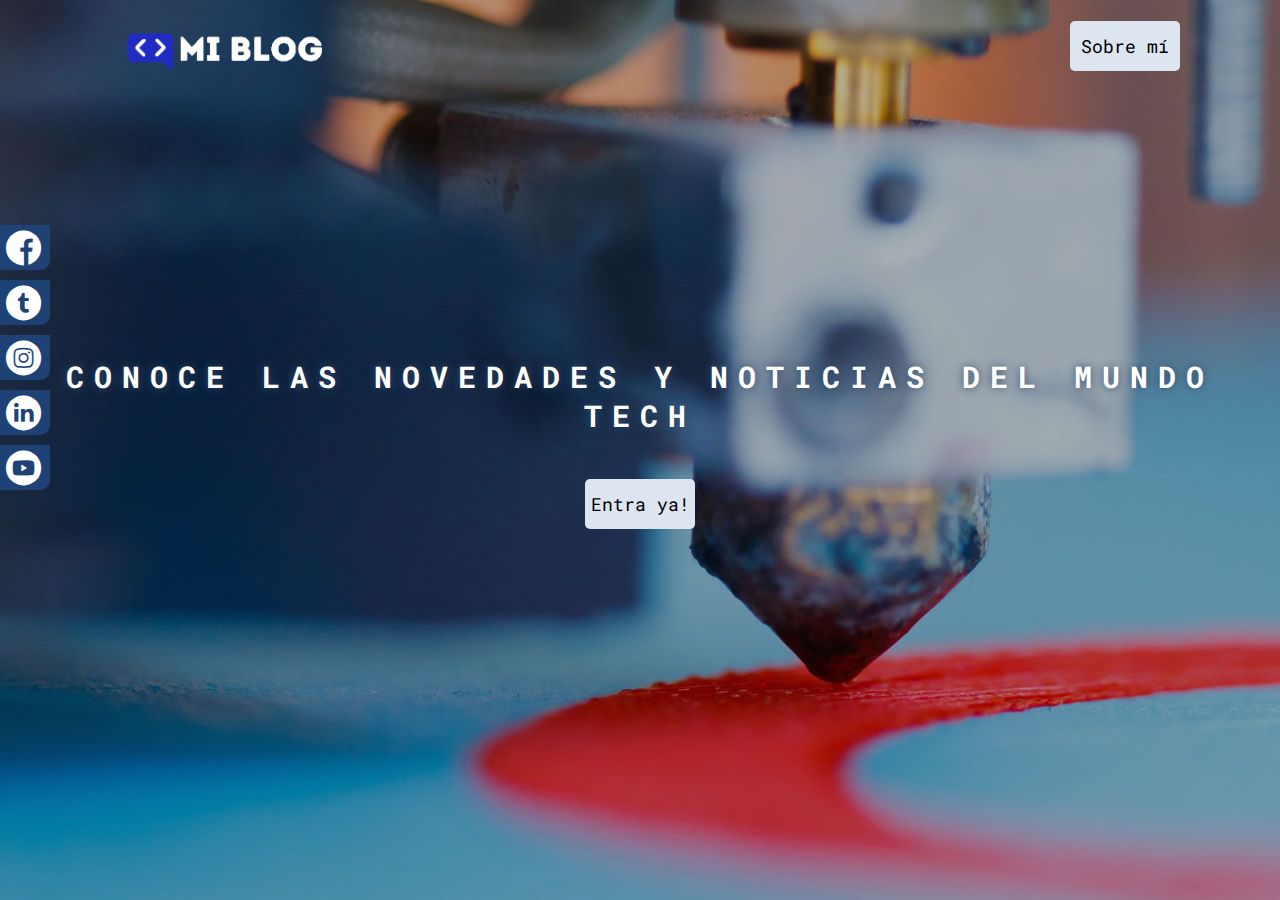
<file: Index.html>
<!DOCTYPE html>
<html lang="en">
    <head>
        <meta charset="UTF-8"/> 
        <meta name="robots" content="index,follow"/> 
        <meta name="viewport" content="width=device-width, initial-scale=1.0"/>  
        <link rel="stylesheet" href="./css/main.css"/>
        <link rel="stylesheet" href="./css/media-queries.css" />
        <link rel="stylesheet" href="./css/font/flaticon.css"/>
        <title>Mi Blog</title>
        <meta name="description" content="Esta página es..."/> 
        <link rel="shortcut icon" href="https://th.bing.com/th/id/OIP.D_Gq-DjfGnfHAgcbXrLu3wHaHa?pid=ImgDet&rs=1">
    </head>
    
    <body  class="home-body">
        <header>
            <nav>
                <section class="nav-logo-container">
                    <a href="./Index.html"><img src="assets/img/Logo-negro.png" alt="Logo del blog"></a>
                </section>
                <section class="profile-link">
                    <a class="profile-home link" href="./perfil.html">Sobre mí</a>
                </section>
            </nav>
        </header>
        <section class="icons-container">
            <div class="icons">
                <a class="icons-item" href="https://www.facebook.com/Argal-3D-104756468703314/"><span class="flaticon-001-facebook"></span></a>
                <a class="icons-item" href="https://twitter.com/"><span class="flaticon-002-twitter"></span></a>
                <a class="icons-item" href="https://www.instagram.com/"><span class="flaticon-011-instagram"></span></a>
                <a class="icons-item" href="https://mx.linkedin.com/"><span class="flaticon-010-linkedin"></span></a>
                <a class="icons-item" href="https://www.youtube.com/?gl=MX"><span class="flaticon-008-youtube"></span></a>
            </div>
        </section>
        <main class="home-main">
            <section>
                    <h1 class="home-main-title">Conoce las novedades y noticias del mundo tech</h1>
                    <a class="home-main-button" href="./blogs.html">Entra ya!</a>
            </section>

                
        </main>
        
    </body>

</html>
</file>
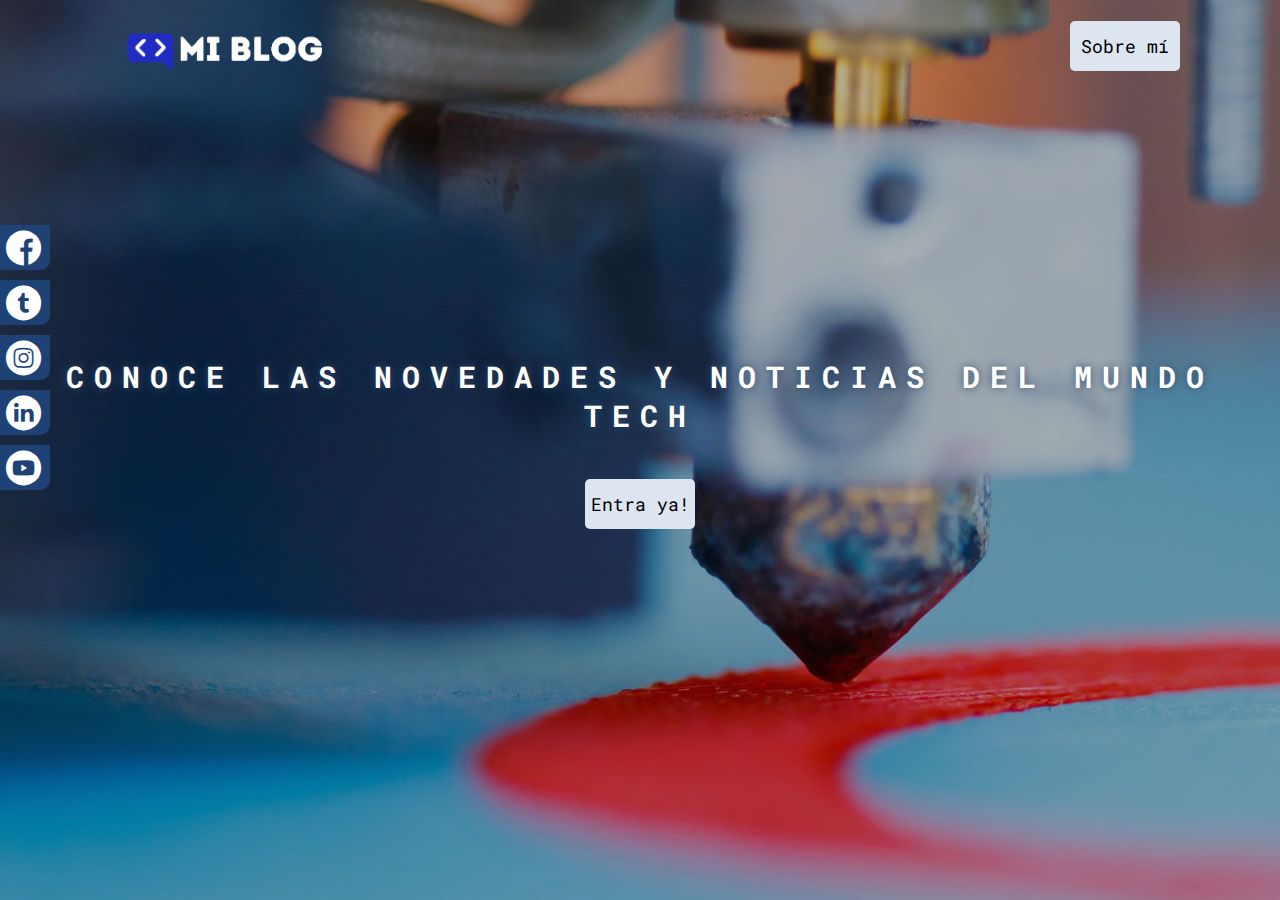
<file: index.html>
<!DOCTYPE html>
<html lang="en">
    <head>
        <meta charset="UTF-8"/> 
        <meta name="robots" content="index,follow"/> 
        <meta name="viewport" content="width=device-width, initial-scale=1.0"/>  
        <link rel="stylesheet" href="./css/main.css"/>
        <link rel="stylesheet" href="./css/media-queries.css" />
        <link rel="stylesheet" href="./css/font/flaticon.css"/>
        <title>Mi Blog</title>
        <meta name="description" content="Esta página es..."/> 
        <link rel="shortcut icon" href="https://th.bing.com/th/id/OIP.D_Gq-DjfGnfHAgcbXrLu3wHaHa?pid=ImgDet&rs=1">
    </head>
    
    <body  class="home-body">
        <header>
            <nav>
                <section class="nav-logo-container">
                    <a href="./index.html"><img src="assets/img/Logo-negro.png" alt="Logo del blog"></a>
                </section>
                <section class="profile-link">
                    <a class="profile-home link" href="./perfil.html">Sobre mí</a>
                </section>
            </nav>
        </header>
        <section class="icons-container">
            <div class="icons">
                <a class="icons-item" href="https://www.facebook.com/Argal-3D-104756468703314/"><span class="flaticon-001-facebook"></span></a>
                <a class="icons-item" href="https://twitter.com/"><span class="flaticon-002-twitter"></span></a>
                <a class="icons-item" href="https://www.instagram.com/"><span class="flaticon-011-instagram"></span></a>
                <a class="icons-item" href="https://mx.linkedin.com/"><span class="flaticon-010-linkedin"></span></a>
                <a class="icons-item" href="https://www.youtube.com/?gl=MX"><span class="flaticon-008-youtube"></span></a>
            </div>
        </section>
        <main class="home-main">
            <section>
                    <h1 class="home-main-title">Conoce las novedades y noticias del mundo tech</h1>
                    <a class="home-main-button" href="./blogs.html">Entra ya!</a>
            </section>

                
        </main>
        
    </body>

</html>
</file>
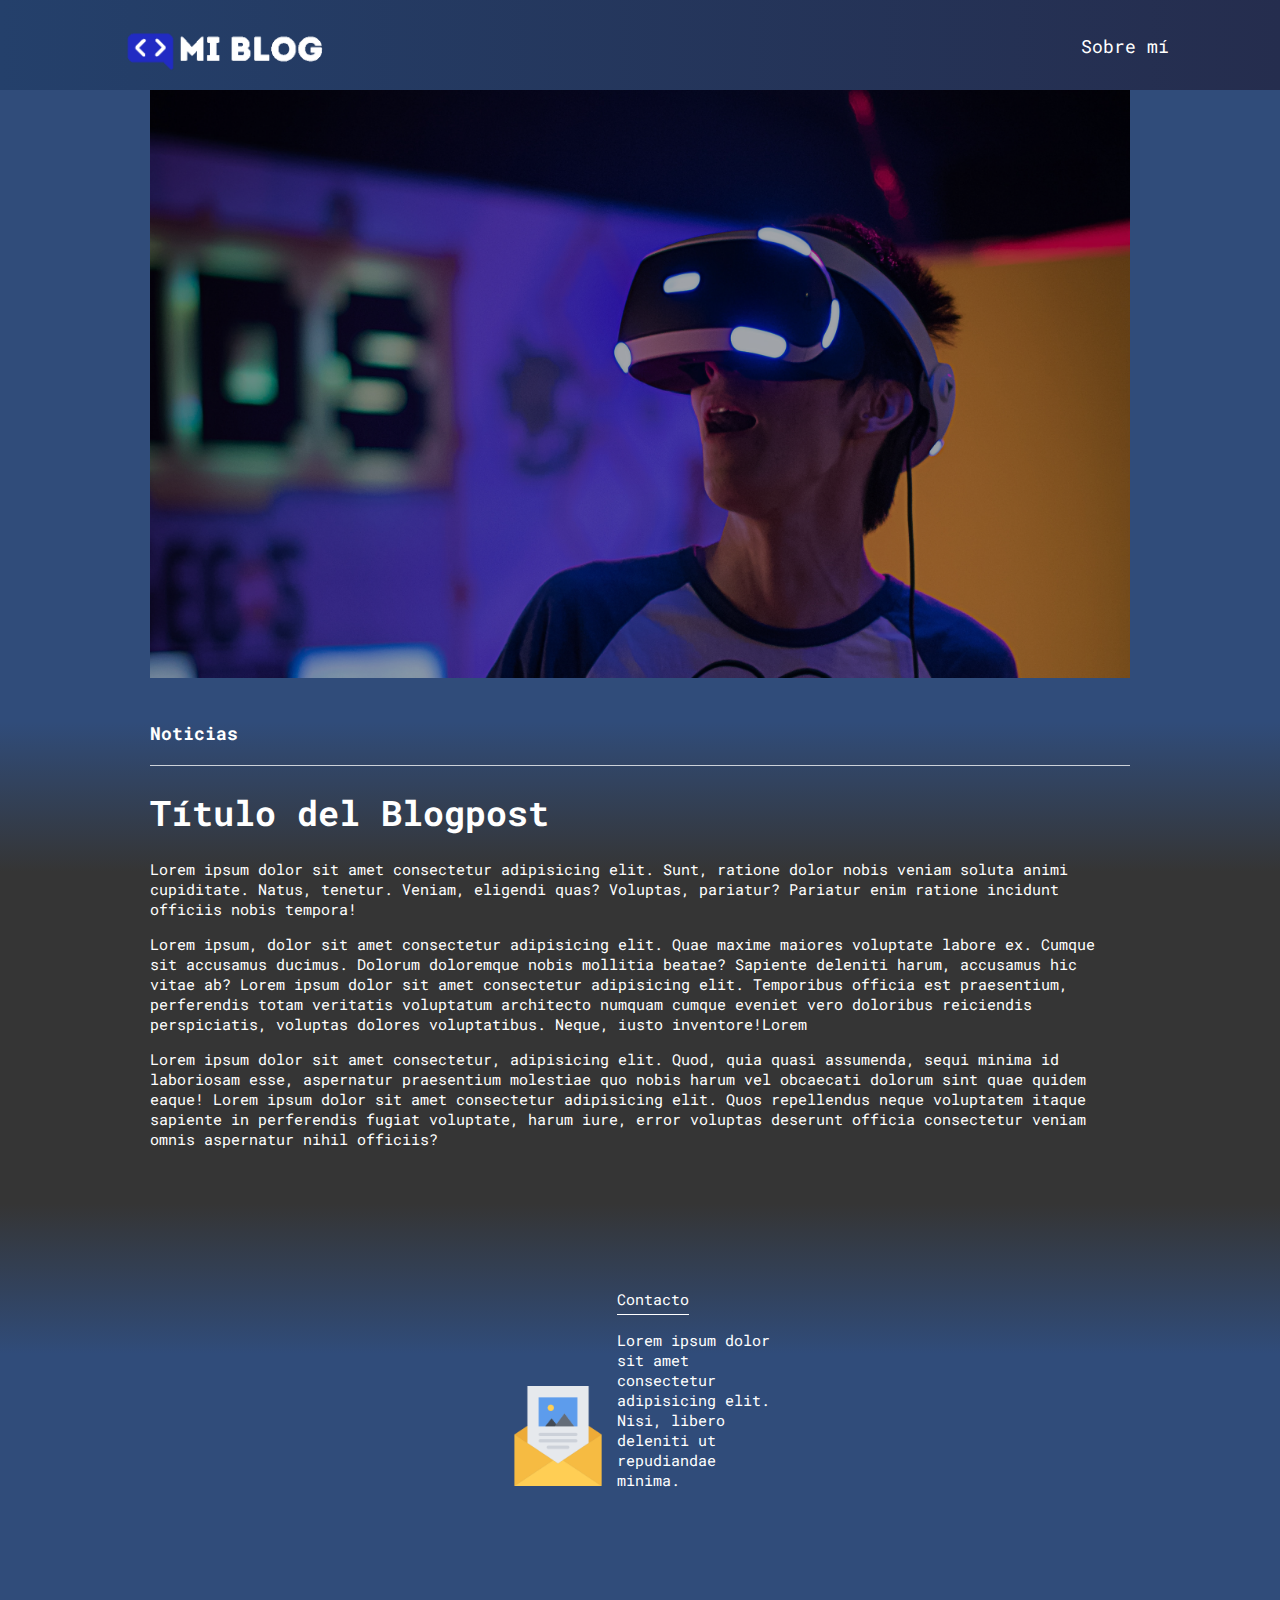
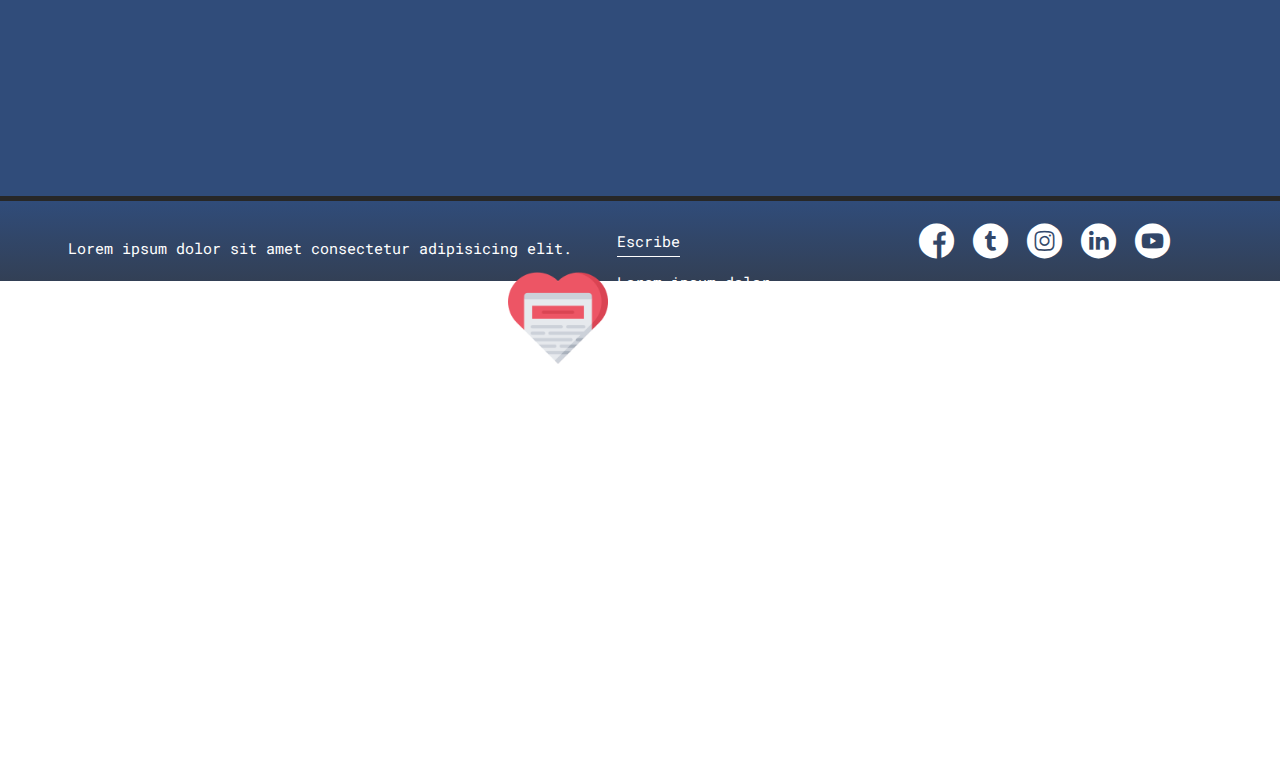
<file: blog.html>
<!DOCTYPE html>
<html lang="en">
    <head>
        <meta charset="UTF-8"/> 
        <meta name="robots" content="index,follow"/> 
        <meta name="viewport" content="width=device-width, initial-scale=1.0"/>  
        <link rel="stylesheet" href="./css/main.css"/>
        <link rel="stylesheet" href="./css/media-queries.css" />
        <link rel="stylesheet" href="./css/font/flaticon.css"/>
        <title>Blog Principal</title>
        <link rel="shortcut icon" href="https://th.bing.com/th/id/OIP.D_Gq-DjfGnfHAgcbXrLu3wHaHa?pid=ImgDet&rs=1">
    </head>
    
    <body>
        <header>
            <nav class="nav-bar">
                <section class="nav-logo-container">
                    <a href="./index.html"><img src="assets/img/Logo-negro.png" alt="Logo del blog"></a>
                </section>
                <section class="profile-link">
                    <a class="profile-blog link" href="./perfil.html">Sobre mí</a>
                </section>
            </nav>
        </header>

        <main class="blogs-main">
        <section class="grid-container blogpost-img-container">
            <img src="assets/img/post-1.png" alt="">
        </section>
        <section class="blogpost-main-container">
            <div class="grid-container">
                <h3>Noticias</h3>
                <article>
                    <h1>Título del Blogpost</h1>
                    <p>Lorem ipsum dolor sit amet consectetur adipisicing elit. Sunt, ratione dolor nobis veniam soluta animi cupiditate. Natus, tenetur. Veniam, eligendi quas? Voluptas, pariatur? Pariatur enim ratione incidunt officiis nobis tempora!</p>
                    <p>Lorem ipsum, dolor sit amet consectetur adipisicing elit. Quae maxime maiores voluptate labore ex. Cumque sit accusamus ducimus. Dolorum doloremque nobis mollitia beatae? Sapiente deleniti harum, accusamus hic vitae ab? Lorem ipsum dolor sit amet consectetur adipisicing elit. Temporibus officia est praesentium, perferendis totam veritatis voluptatum architecto numquam cumque eveniet vero doloribus reiciendis perspiciatis, voluptas dolores voluptatibus. Neque, iusto inventore!Lorem</p>
                    <p>Lorem ipsum dolor sit amet consectetur, adipisicing elit. Quod, quia quasi assumenda, sequi minima id laboriosam esse, aspernatur praesentium molestiae quo nobis harum vel obcaecati dolorum sint quae quidem eaque! Lorem ipsum dolor sit amet consectetur adipisicing elit. Quos repellendus neque voluptatem itaque sapiente in perferendis fugiat voluptate, harum iure, error voluptas deserunt officia consectetur veniam omnis aspernatur nihil officiis?</p>
                </article>
            </div>
        </section>
        <section class="contact-main-container">
            <div class="grid-container">
                <div >
                    <img src="assets/img/013-newsletter.png" alt="">
                    <div class="contact-left">
                        <a href="/">Contacto</a>
                        <p>Lorem ipsum dolor sit amet consectetur adipisicing elit. Nisi, libero deleniti ut repudiandae minima.</p>
                    </div>
                </div>
                <div>
                    <img src="assets/img/006-like.png" alt="">
                    <div class="contact-right">
                        <a href="/">Escribe</a>
                        <p>Lorem ipsum dolor sit amet consectetur adipisicing elit. Perspiciatis.</p>
                    </div>
                </div>
            </div>
        </section>
    </main>

        <footer class="fot-blog">
            <p>Lorem ipsum dolor sit amet consectetur adipisicing elit.</p>
            <section class="icons-footer-container">
                <div class="icons-footer">
                    <a class="icons-footer-item" href="https://www.facebook.com/Argal-3D-104756468703314/"><span class="flaticon-001-facebook"></span></a>
                    <a class="icons-footer-item" href="https://twitter.com/"><span class="flaticon-002-twitter"></span></a>
                    <a class="icons-footer-item" href="https://www.instagram.com/"><span class="flaticon-011-instagram"></span></a>
                    <a class="icons-footer-item" href="https://mx.linkedin.com/"><span class="flaticon-010-linkedin"></span></a>
                    <a class="icons-footer-item" href="https://www.youtube.com/?gl=MX"><span class="flaticon-008-youtube"></span></a>
                </div>
            </section>
        </footer>
    </body>
</html>
</file>
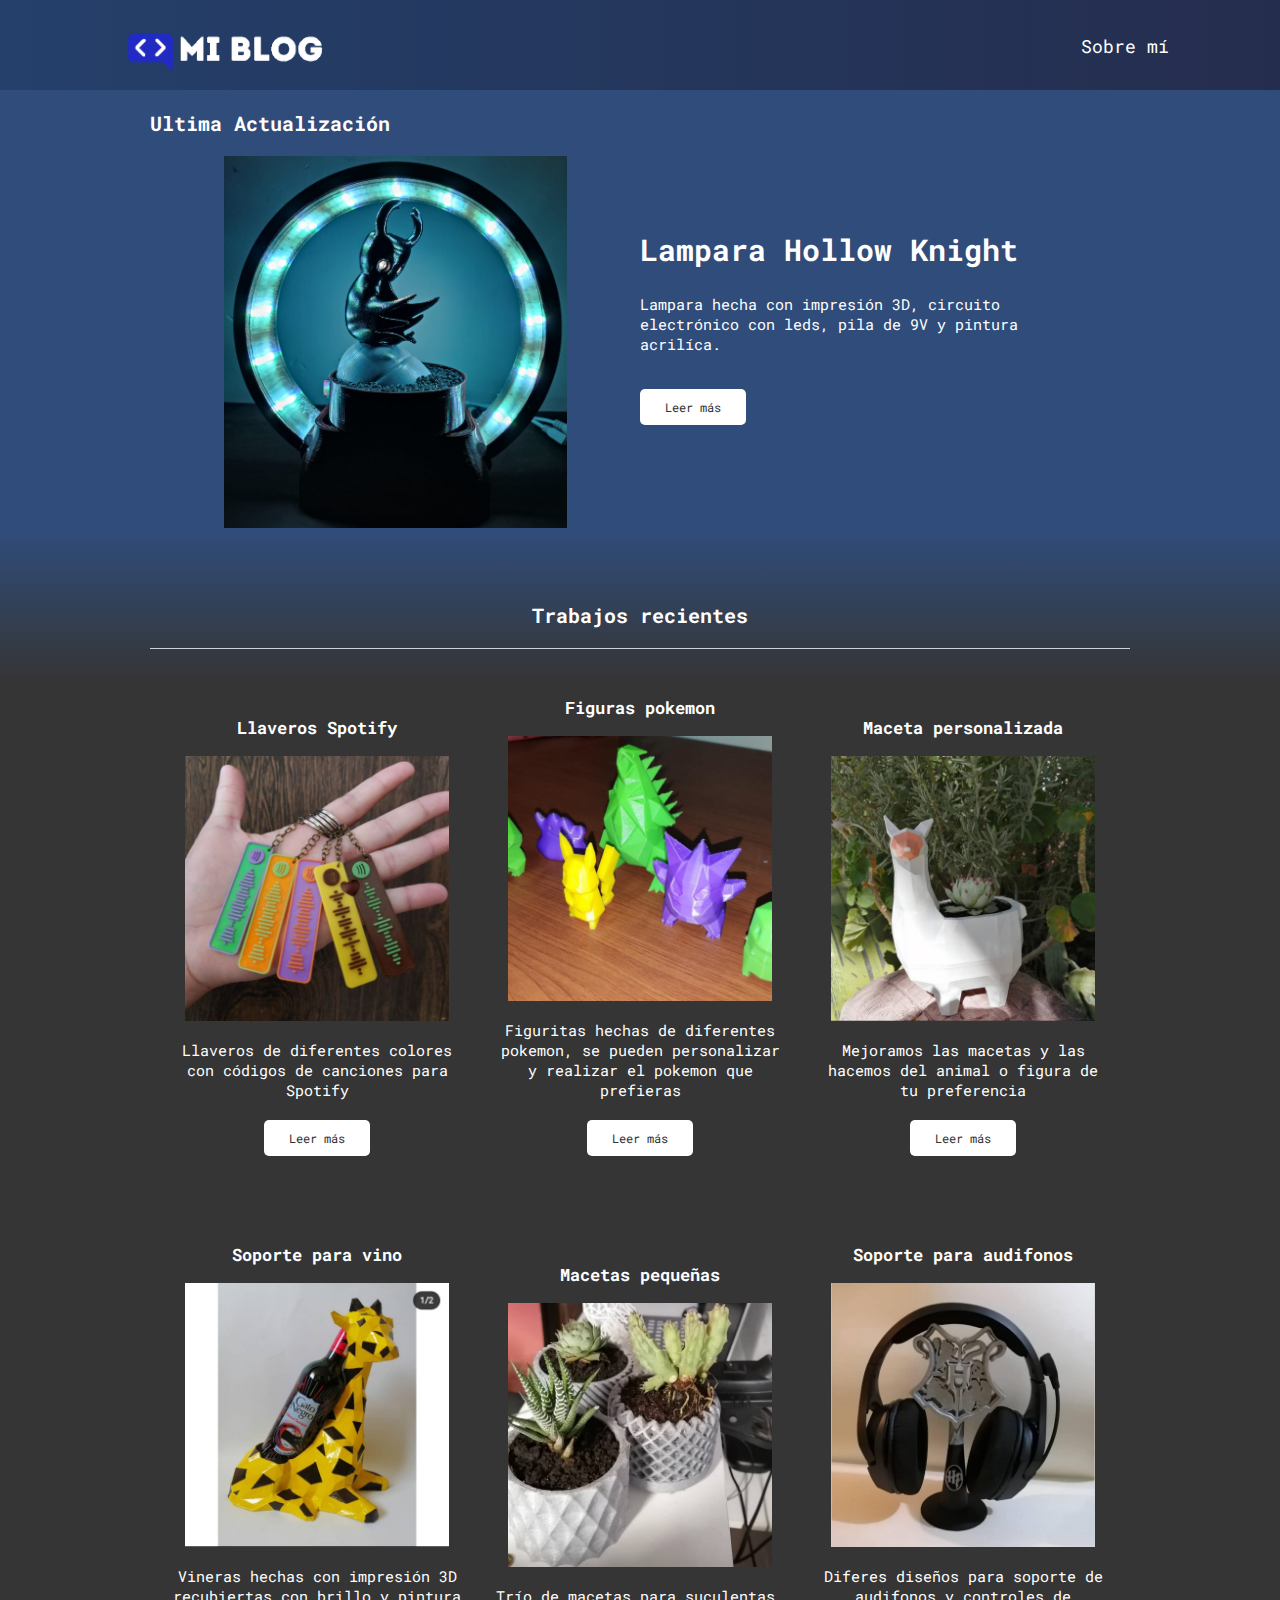
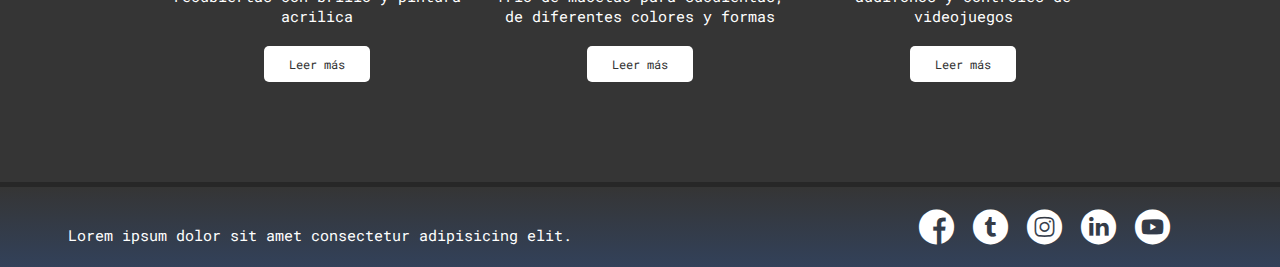
<file: blogs.html>
<!DOCTYPE html>
<html lang="en">
    <head>
        <meta charset="UTF-8"/> 
        <meta name="robots" content="index,follow"/> 
        <meta name="viewport" content="width=device-width, initial-scale=1.0"/>  
        <link rel="stylesheet" href="./css/main.css"/>
        <link rel="stylesheet" href="./css/media-queries.css" />
        <link rel="stylesheet" href="./css/font/flaticon.css"/>
        <title>Spots Blog</title>
        <link rel="shortcut icon" href="https://th.bing.com/th/id/OIP.D_Gq-DjfGnfHAgcbXrLu3wHaHa?pid=ImgDet&rs=1">
    </head>
    
    <body>
        <header>
            <nav class="nav-bar">
                <section class="nav-logo-container">
                    <a href="./index.html"><img src="assets/img/Logo-negro.png" alt="Logo del blog"></a>
                </section>
                <section class="profile-link">
                    <a class="profile-blog link" href="./perfil.html">Sobre mí</a>
                </section>
            </nav>
        </header>
        <main class="blogs-main">
            <section class="blogs-news-container">
                <div class="grid-container blogs-main-news">
                    <h3>Ultima Actualización</h3>
                    <div class="blogs-news-img-container"><img src="./assets/img/hollowknigt.jpeg" alt="Ultimo proyecto realizado"></div>
                    <div class="blogs-news-info-container">
                        <h2> Lampara Hollow Knight</h2>
                        <p> Lampara hecha con impresión 3D, circuito electrónico con leds, pila de 9V y pintura acrilíca. </p>
                        <a class="blogs-button" href="./blog.html">Leer más</a>
                    </div>
                </div>
            </section>
            <section class="blogs-posts-container">
                <div class="grid-container">
                    <h3 class="title-blogspots">Trabajos recientes</h3>
                    <article class="posts-container">
                        <div>
                            <h3>Llaveros Spotify</h3>
                            <img src="./assets/img/llaveros.jpeg" alt="Llaveros de código spotify">
                            <br>
                            <p>Llaveros de diferentes colores con códigos de canciones para Spotify</p>
                            <a class="blogs-button" href="./blog.html">Leer más</a>
                        </div>
                    </article>
                    <article class="posts-container">
                        <h3>Figuras pokemon</h3>
                        <img src="./assets/img/Pokemons.jpeg" alt="Figuritas pequeñas de diferents pokemons">
                        <p>Figuritas hechas de diferentes pokemon, se pueden personalizar y realizar el pokemon que prefieras</p>
                        <a class="blogs-button" href="./blog.html">Leer más</a>
                    </article>
                    <article class="posts-container"> 
                        <h3>Maceta personalizada</h3>
                        <img src="./assets/img/maceta.jpeg" alt="Maceta de una llama">
                        <p>Mejoramos las macetas y las hacemos del animal o figura de tu preferencia</p>
                        <a class="blogs-button" href="./blog.html">Leer más</a>
                    </article>
                    <article class="posts-container">
                        <h3>Soporte para vino</h3>
                        <img src="./assets/img/vinp.jpeg" alt="Soporte para vino de una jirafa">
                        <p>Vineras hechas con impresión 3D recubiertas con brillo y pintura acrilica</p>
                        <a class="blogs-button" href="./blog.html">Leer más</a>
                    </article>
                    <article class="posts-container">
                        <h3>Macetas pequeñas</h3>
                        <img src="./assets/img/macetas.jpeg" alt="Macetas pequeñas">
                        <p>Trío de macetas para suculentas, de diferentes colores y formas</p>
                        <a class="blogs-button" href="./blog.html">Leer más</a>
                    </article>
                    <article class="posts-container">
                        <h3>Soporte para audifonos</h3>
                        <img src="./assets/img/soporte.jpeg" alt="Soporte para aufifonos">
                        <p>Diferes diseños para soporte de audifonos y controles de videojuegos</p>
                        <a class="blogs-button" href="./blog.html">Leer más</a>
                    </article>
                </div>
            </section>
        </main>
        <footer>
            <p>Lorem ipsum dolor sit amet consectetur adipisicing elit.</p>
            <section class="icons-footer-container">
                <div class="icons-footer">
                    <a class="icons-footer-item" href="https://www.facebook.com/Argal-3D-104756468703314/"><span class="flaticon-001-facebook"></span></a>
                    <a class="icons-footer-item" href="https://twitter.com/"><span class="flaticon-002-twitter"></span></a>
                    <a class="icons-footer-item" href="https://www.instagram.com/"><span class="flaticon-011-instagram"></span></a>
                    <a class="icons-footer-item" href="https://mx.linkedin.com/"><span class="flaticon-010-linkedin"></span></a>
                    <a class="icons-footer-item" href="https://www.youtube.com/?gl=MX"><span class="flaticon-008-youtube"></span></a>
                </div>
            </section>
        </footer>
    </body>
</html>
</file>
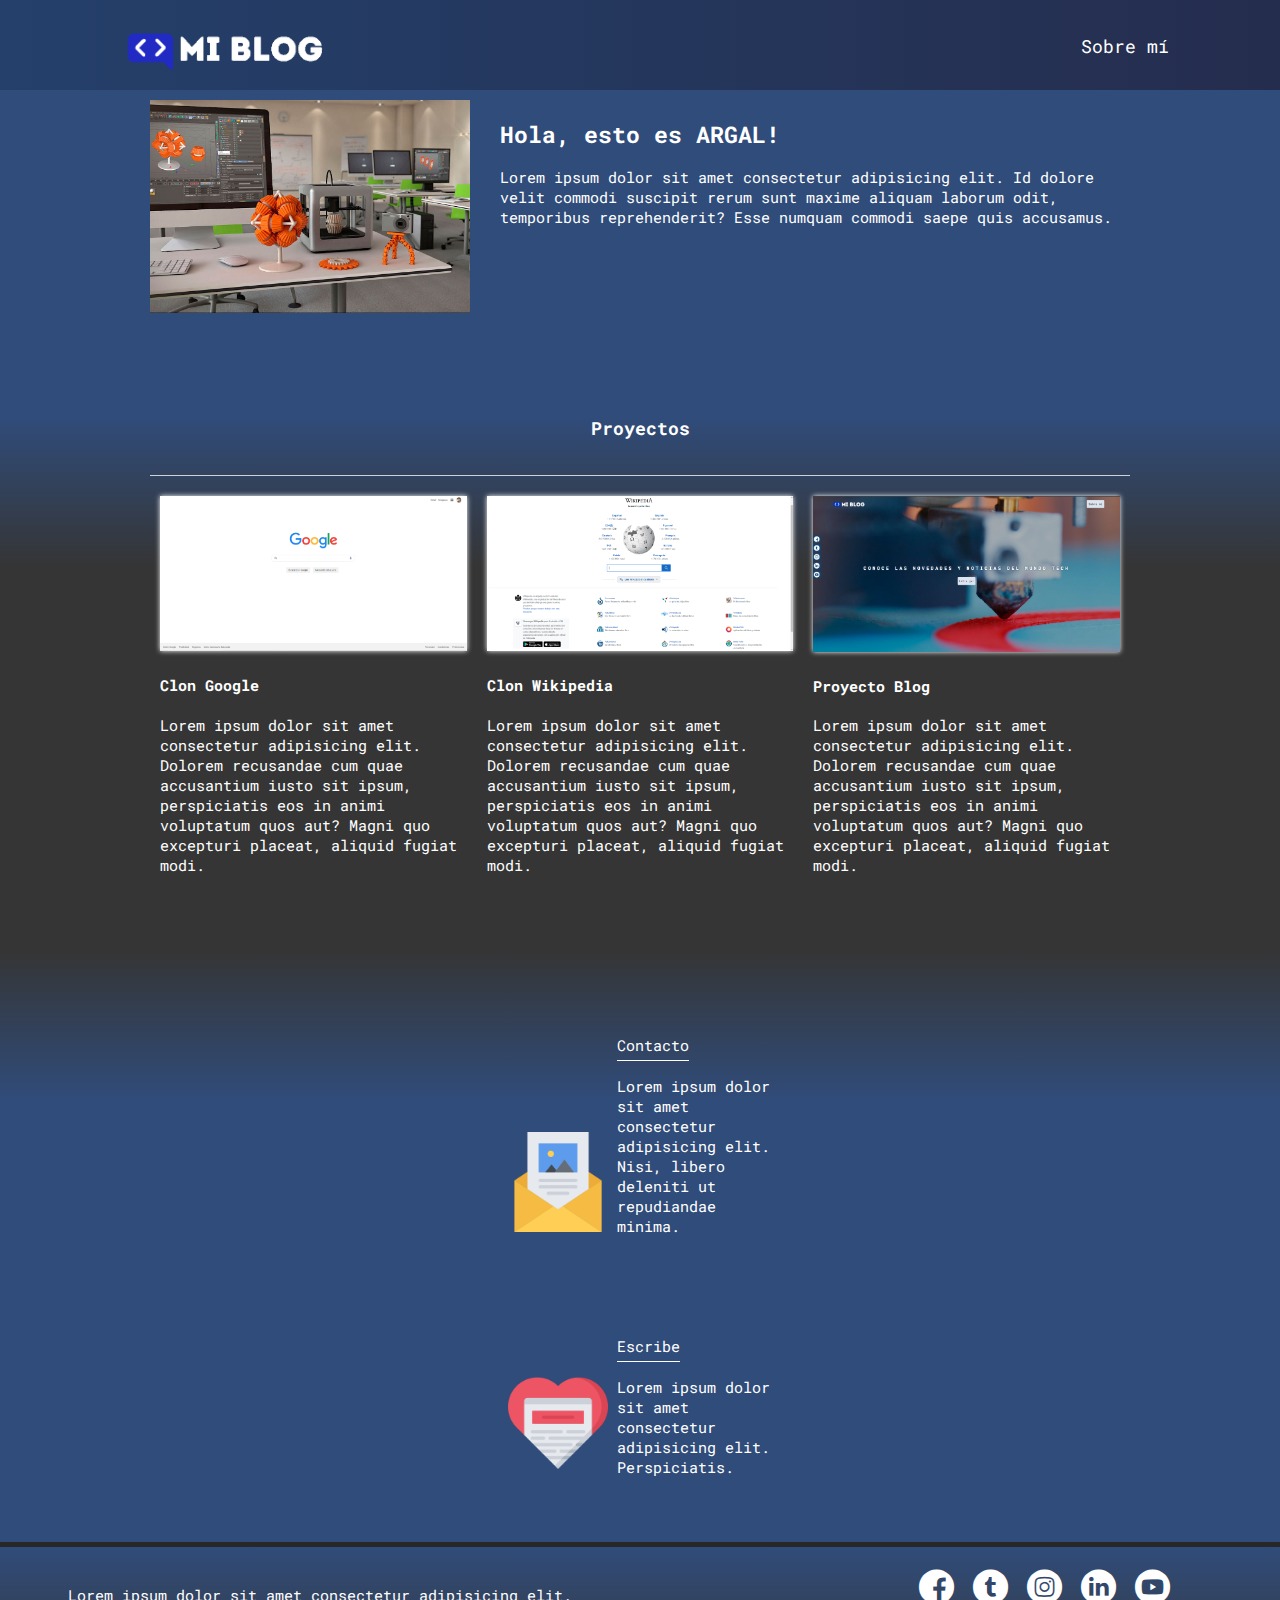
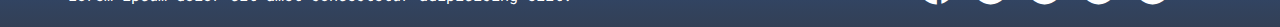
<file: perfil.html>
<!DOCTYPE html>
<html lang="en">
    <head>
        <meta charset="UTF-8"/> 
        <meta name="robots" content="index,follow"/> 
        <meta name="viewport" content="width=device-width, initial-scale=1.0"/>  
        <link rel="stylesheet" href="./css/main.css"/>
        <link rel="stylesheet" href="./css/media-queries.css" />
        <link rel="stylesheet" href="./css/font/flaticon.css"/>
        <title>Perfil Blog</title>
        <link rel="shortcut icon" href="https://th.bing.com/th/id/OIP.D_Gq-DjfGnfHAgcbXrLu3wHaHa?pid=ImgDet&rs=1">
    </head>
    
    <body>
        <header>
            <nav class="nav-bar">
                <section class="nav-logo-container">
                    <a href="./index.html"><img src="assets/img/Logo-negro.png" alt="Logo del blog"></a>
                </section>
                <section class="profile-link">
                    <a class="profile-blog link" href="./perfil.html">Sobre mí</a>
                </section>
            </nav>
        </header>

        <main>
            <section class="profile-main-container">
                <div class="grid-container profile-container">
                    <div>
                        <img src="./assets/img/3dinfopico.jpg" alt="">
                    </div>
                    <div>
                        <h2>Hola, esto es ARGAL!</h2>
                        <p>Lorem ipsum dolor sit amet consectetur adipisicing elit. Id dolore velit commodi suscipit rerum sunt maxime aliquam laborum odit, temporibus reprehenderit? Esse numquam commodi saepe quis accusamus.</p>
                    </div>
                </div>
            </section>
            <section class="profile-main-proyects">
                <div class="grid-container">
                    <h3>Proyectos</h3>
                    <div class="proyects-main-container">
                        <article class="proyect-container">
                            <img src="./assets/img/gogleclon.png" alt="Proyecto Clon de Google">
                            <h4>Clon Google</h4>
                            <p>Lorem ipsum dolor sit amet consectetur adipisicing elit. Dolorem recusandae cum quae accusantium iusto sit ipsum, perspiciatis eos in animi voluptatum quos aut? Magni quo excepturi placeat, aliquid fugiat modi.</p>
                        </article>
                        <article class="proyect-container">
                            <img src="./assets/img/wikiclone.png" alt="Proyecto Clon Wikipedia">
                            <h4>Clon Wikipedia</h4>
                            <p>Lorem ipsum dolor sit amet consectetur adipisicing elit. Dolorem recusandae cum quae accusantium iusto sit ipsum, perspiciatis eos in animi voluptatum quos aut? Magni quo excepturi placeat, aliquid fugiat modi.</p>
                        </article>
                        <article class="proyect-container">
                            <img src="./assets/img/blogpers.png" alt="Proyecto Blog Personal">
                            <h4>Proyecto Blog</h4>
                            <p>Lorem ipsum dolor sit amet consectetur adipisicing elit. Dolorem recusandae cum quae accusantium iusto sit ipsum, perspiciatis eos in animi voluptatum quos aut? Magni quo excepturi placeat, aliquid fugiat modi.</p>
                        </article>
                    </div>
                </div>
            </section>
    
            <section class="contact-main-container">
                <div class="grid-container">
                    <div >
                        <img src="assets/img/013-newsletter.png" alt="">
                        <div class="contact-left">
                            <a href="/">Contacto</a>
                            <p>Lorem ipsum dolor sit amet consectetur adipisicing elit. Nisi, libero deleniti ut repudiandae minima.</p>
                        </div>
                    </div>
                    <div>
                        <img src="assets/img/006-like.png" alt="">
                        <div class="contact-right">
                            <a href="/">Escribe</a>
                            <p>Lorem ipsum dolor sit amet consectetur adipisicing elit. Perspiciatis.</p>
                        </div>
                    </div>
                </div>
            </section>
        </main>

        <footer class="fot-blog">
            <p>Lorem ipsum dolor sit amet consectetur adipisicing elit.</p>
            <section class="icons-footer-container">
                <div class="icons-footer">
                    <a class="icons-footer-item" href="https://www.facebook.com/Argal-3D-104756468703314/"><span class="flaticon-001-facebook"></span></a>
                    <a class="icons-footer-item" href="https://twitter.com/"><span class="flaticon-002-twitter"></span></a>
                    <a class="icons-footer-item" href="https://www.instagram.com/"><span class="flaticon-011-instagram"></span></a>
                    <a class="icons-footer-item" href="https://mx.linkedin.com/"><span class="flaticon-010-linkedin"></span></a>
                    <a class="icons-footer-item" href="https://www.youtube.com/?gl=MX"><span class="flaticon-008-youtube"></span></a>
                </div>
            </section>
        </footer>
    </body>
</html>
</file>
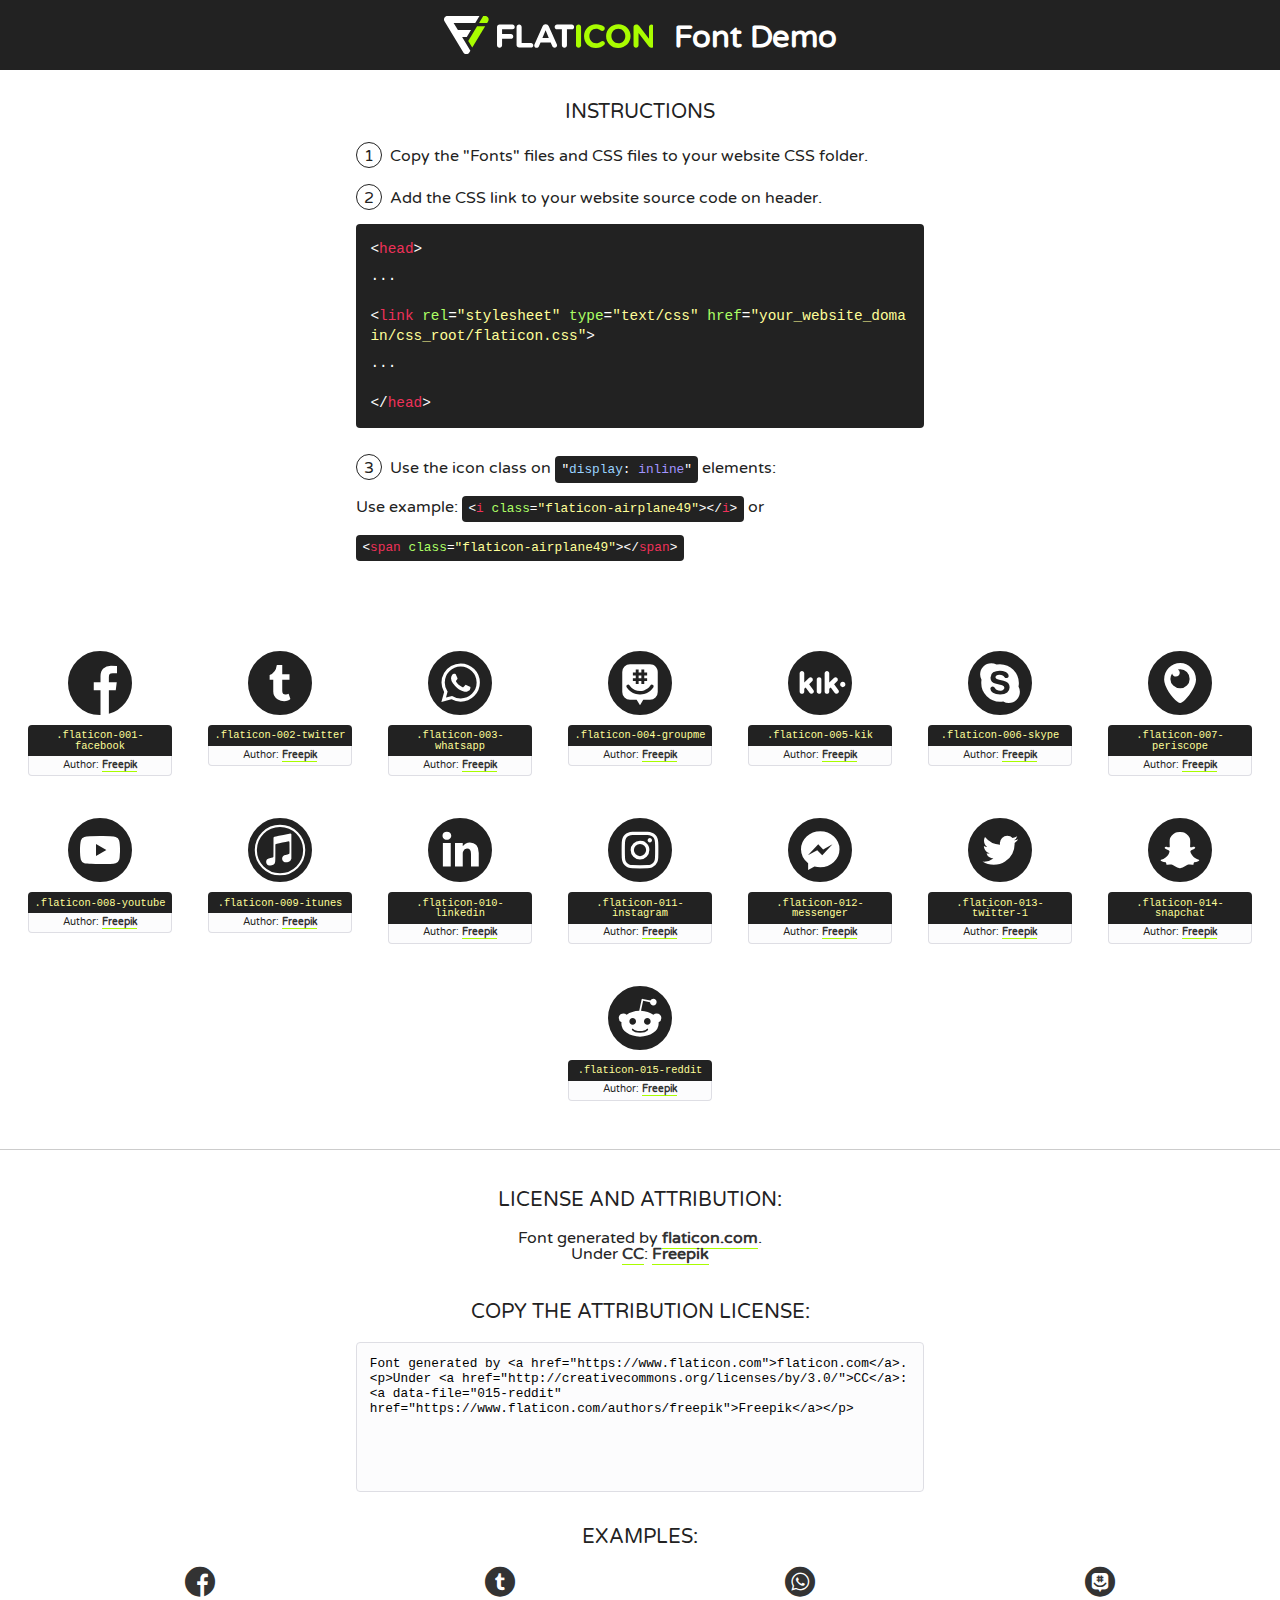
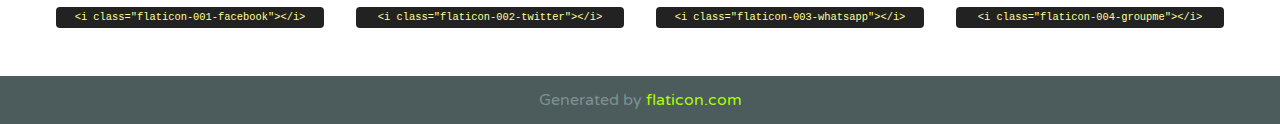
<file: css/font/flaticon.html>
<!DOCTYPE html>
<!--
  Flaticon icon font: Flaticon
  Creation date: 20/12/2018 09:27
-->
<html>
<!DOCTYPE html>
<html>

<head>
    <title>Flaticon WebFont</title>
    <link href="http://fonts.googleapis.com/css?family=Varela+Round" rel="stylesheet" type="text/css" />
    <link rel="stylesheet" type="text/css" href="flaticon.css">
    <meta charset="UTF-8">
    <style>
    html, body, div, span, applet, object, iframe,
    h1, h2, h3, h4, h5, h6, p, blockquote, pre,
    a, abbr, acronym, address, big, cite, code,
    del, dfn, em, img, ins, kbd, q, s, samp,
    small, strike, strong, sub, sup, tt, var,
    b, u, i, center,
    dl, dt, dd, ol, ul, li,
    fieldset, form, label, legend,
    table, caption, tbody, tfoot, thead, tr, th, td,
    article, aside, canvas, details, embed, 
    figure, figcaption, footer, header, hgroup, 
    menu, nav, output, ruby, section, summary,
    time, mark, audio, video {
        margin: 0;
        padding: 0;
        border: 0;
        font-size: 100%;
        font: inherit;
        vertical-align: baseline;
    }
    /* HTML5 display-role reset for older browsers */
    article, aside, details, figcaption, figure, 
    footer, header, hgroup, menu, nav, section {
        display: block;
    }
    body {
        line-height: 1;
    }
    ol, ul {
        list-style: none;
    }
    blockquote, q {
        quotes: none;
    }
    blockquote:before, blockquote:after,
    q:before, q:after {
        content: '';
        content: none;
    }
    table {
        border-collapse: collapse;
        border-spacing: 0;
    }
    body {
        font-family: 'Varela Round', Helvetica, Arial, sans-serif;
        font-size: 16px;
        color: #222;
    }
    a {
        color: #333;
        border-bottom: 1px solid #a9fd00;
        font-weight: bold;
        text-decoration: none;
    }
    * {
        -moz-box-sizing: border-box;
        -webkit-box-sizing: border-box;
        box-sizing: border-box;
        margin: 0;
        padding: 0;
    }
    [class^="flaticon-"]:before, [class*=" flaticon-"]:before, [class^="flaticon-"]:after, [class*=" flaticon-"]:after {
        font-family: Flaticon;
        font-size: 30px;
        font-style: normal;
        margin-left: 20px;
        color: #333;
    }
    .wrapper {
        max-width: 600px;
        margin: auto;
        padding: 0 1em;
    }
    .title {
        font-size: 1.25em;
        text-align: center;
        margin-bottom: 1em;
        text-transform: uppercase;
    }
    header {
        text-align: center;
        background-color: #222;
        color: #fff;
        padding: 1em;
    }
    header .logo {
        width: 210px;
        height: 38px;
        display: inline-block;
        vertical-align: middle;
        margin-right: 1em;
        border: none;
    }
    header strong {
        font-size: 1.95em;
        font-weight: bold;
        vertical-align: middle;
        margin-top: 5px;
        display: inline-block;
    }
    .demo {
        margin: 2em auto;
        line-height: 1.25em;
    }
    .demo ul li {
        margin-bottom: 1em;
    }
    .demo ul li .num {
        color: #222;
        border-radius: 20px;
        display: inline-block;
        width: 26px;
        padding: 3px;
        height: 26px;
        text-align: center;
        margin-right: 0.5em;
        border: 1px solid #222;
    }
    .demo ul li code {
        background-color: #222;
        border-radius: 4px;
        padding: 0.25em 0.5em;
        display: inline-block;
        color: #fff;
        font-family: Consolas,Monaco,Lucida Console,Liberation Mono,DejaVu Sans Mono,Bitstream Vera Sans Mono,Courier New, monospace;
        font-weight: lighter;
        margin-top: 1em;
        font-size: 0.8em;
        word-break: break-all;
    }
    .demo ul li code.big {
        padding: 1em;
        font-size: 0.9em;
    }
    .demo ul li code .red {
        color: #EF3159;
    }
    .demo ul li code .green {
        color: #ACFF65;
    }
    .demo ul li code .yellow {
        color: #FFFF99;
    }
    .demo ul li code .blue {
        color: #99D3FF;
    }
    .demo ul li code .purple {
        color: #A295FF;
    }
    .demo ul li code .dots {
        margin-top: 0.5em;
        display: block;
    }
    #glyphs {
        border-bottom: 1px solid #ccc;
        padding: 2em 0;
        text-align: center;
    }
    .glyph {
        display: inline-block;
        width: 9em;
        margin: 1em;
        text-align: center;
        vertical-align: top;
        background: #FFF;
    }
    .glyph .glyph-icon {
        padding: 10px;
        display: block;
        font-family:"Flaticon";
        font-size: 64px;
        line-height: 1;
    }
    .glyph .glyph-icon:before {
        font-size: 64px;
        color: #222;
        margin-left: 0;
    }
    .class-name {
        font-size: 0.65em;
        background-color: #222;
        color: #fff;
        border-radius: 4px 4px 0 0;
        padding: 0.5em;
        color: #FFFF99;
        font-family: Consolas,Monaco,Lucida Console,Liberation Mono,DejaVu Sans Mono,Bitstream Vera Sans Mono,Courier New, monospace;
    }
    .author-name {
        font-size: 0.6em;
        background-color: #fcfcfd;
        border: 1px solid #DEDEE4;
        border-top: 0;
        border-radius: 0 0 4px 4px;
        padding: 0.5em;
    }
    .class-name:last-child {
        font-size: 10px;
        color:#888;
    }
    .class-name:last-child a {
        font-size: 10px;
        color:#555;
    }
    .class-name:last-child a:hover {
        color:#a9fd00;
    }
    .glyph > input {
        display: block;
        width: 100px;
        margin: 5px auto;
        text-align: center;
        font-size: 12px;
        cursor: text;
    }
    .glyph > input.icon-input {
        font-family:"Flaticon";
        font-size: 16px;
        margin-bottom: 10px;
    }
    .attribution .title {
        margin-top: 2em;
    }
    .attribution textarea {
        background-color: #fcfcfd;
        padding: 1em;
        border: none;
        box-shadow: none;
        border: 1px solid #DEDEE4;
        border-radius: 4px;
        resize: none;
        width: 100%;
        height: 150px;
        font-size: 0.8em;
        font-family: Consolas,Monaco,Lucida Console,Liberation Mono,DejaVu Sans Mono,Bitstream Vera Sans Mono,Courier New, monospace;
        -webkit-appearance: none;
    }
    .iconsuse {
        margin: 2em auto;
        text-align: center;
        max-width: 1200px;
    }
    .iconsuse:after {
        content: '';
        display: table;
        clear: both;
    }
    .iconsuse .image {
        float: left;
        width: 25%;
        padding: 0 1em;
    }
    .iconsuse .image p {
        margin-bottom: 1em;
    }
    .iconsuse .image span {
        display: block;
        font-size: 0.65em;
        background-color: #222;
        color: #fff;
        border-radius: 4px;
        padding: 0.5em;
        color: #FFFF99;
        margin-top: 1em;
        font-family: Consolas,Monaco,Lucida Console,Liberation Mono,DejaVu Sans Mono,Bitstream Vera Sans Mono,Courier New, monospace;
    }
    #footer {
        text-align: center;
        background-color: #4C5B5C;
        color: #7c9192;
        padding: 1em;
    }
    #footer a {
        border: none;
        color: #a9fd00;
        font-weight: normal;
    }
    @media (max-width: 960px) {
        .iconsuse .image {
            width: 50%;
        }
    }
    @media (max-width: 560px) {
        .iconsuse .image {
            width: 100%;
        }
    }
    </style>
</head>

<body class="characters-off">

    <header>
        <a href="https://www.flaticon.com" target="_blank" class="logo">
            <svg version="1.1" xmlns="http://www.w3.org/2000/svg" xmlns:xlink="http://www.w3.org/1999/xlink" xmlns:a="http://ns.adobe.com/AdobeSVGViewerExtensions/3.0/" viewBox="0 0 560.875 102.036" enable-background="new 0 0 560.875 102.036" xml:space="preserve">
                <defs>
                </defs>
                <g>
                    <g class="letters">
                        <path fill="#ffffff" d="M141.596,29.675c0-3.777,2.985-6.767,6.764-6.767h34.438c3.426,0,6.15,2.728,6.15,6.15
                        c0,3.43-2.724,6.149-6.15,6.149h-27.674v13.091h23.719c3.429,0,6.151,2.724,6.151,6.15c0,3.43-2.723,6.149-6.151,6.149h-23.719
                        v17.574c0,3.773-2.986,6.761-6.764,6.761c-3.779,0-6.764-2.989-6.764-6.761V29.675z"></path>
                        <path fill="#ffffff" d="M193.844,29.149c0-3.781,2.985-6.767,6.764-6.767c3.776,0,6.763,2.985,6.763,6.767v42.957h25.039
                        c3.426,0,6.149,2.726,6.149,6.153c0,3.425-2.723,6.15-6.149,6.15h-31.802c-3.779,0-6.764-2.986-6.764-6.768V29.149z"></path>
                        <path fill="#ffffff" d="M241.891,75.71l21.438-48.407c1.492-3.341,4.215-5.357,7.906-5.357h0.792
                        c3.686,0,6.323,2.017,7.815,5.357l21.439,48.407c0.436,0.967,0.701,1.845,0.701,2.723c0,3.602-2.809,6.501-6.414,6.501
                        c-3.161,0-5.269-1.845-6.499-4.655l-4.132-9.661h-27.059l-4.301,10.102c-1.144,2.631-3.426,4.214-6.237,4.214
                        c-3.517,0-6.24-2.81-6.24-6.325C241.1,77.64,241.451,76.677,241.891,75.71z M279.932,58.666l-8.521-20.297l-8.526,20.297H279.932
                        z"></path>
                        <path fill="#ffffff" d="M314.864,35.387H301.86c-3.429,0-6.239-2.813-6.239-6.238c0-3.429,2.811-6.24,6.239-6.24h39.533
                        c3.426,0,6.237,2.811,6.237,6.24c0,3.425-2.811,6.238-6.237,6.238h-13.001v42.785c0,3.773-2.99,6.761-6.764,6.761
                        c-3.779,0-6.764-2.989-6.764-6.761V35.387z"></path>
                        <path fill="#A9FD00" d="M352.615,29.149c0-3.781,2.985-6.767,6.767-6.767c3.774,0,6.761,2.985,6.761,6.767v49.024
                        c0,3.773-2.987,6.761-6.761,6.761c-3.781,0-6.767-2.989-6.767-6.761V29.149z"></path>
                        <path fill="#A9FD00" d="M374.132,53.836v-0.179c0-17.481,13.178-31.801,32.065-31.801c9.22,0,15.459,2.458,20.557,6.238
                        c1.402,1.054,2.637,2.985,2.637,5.357c0,3.692-2.985,6.59-6.681,6.59c-1.845,0-3.071-0.702-4.044-1.319
                        c-3.776-2.813-7.729-4.393-12.562-4.393c-10.364,0-17.831,8.611-17.831,19.154v0.173c0,10.542,7.291,19.329,17.831,19.329
                        c5.715,0,9.492-1.756,13.359-4.834c1.049-0.874,2.458-1.491,4.039-1.491c3.429,0,6.325,2.813,6.325,6.236
                        c0,2.106-1.056,3.78-2.282,4.834c-5.539,4.834-12.036,7.733-21.878,7.733C387.572,85.464,374.132,71.493,374.132,53.836z"></path>
                        <path fill="#A9FD00" d="M433.009,53.836v-0.179c0-17.481,13.79-31.801,32.766-31.801c18.981,0,32.592,14.143,32.592,31.628v0.173
                        c0,17.483-13.785,31.807-32.769,31.807C446.625,85.464,433.009,71.32,433.009,53.836z M484.224,53.836v-0.179
                        c0-10.539-7.725-19.326-18.626-19.326c-10.893,0-18.449,8.611-18.449,19.154v0.173c0,10.542,7.73,19.329,18.626,19.329
                        C476.676,72.986,484.224,64.378,484.224,53.836z"></path>
                        <path fill="#A9FD00" d="M506.233,29.321c0-3.774,2.99-6.763,6.767-6.763h1.401c3.252,0,5.183,1.583,7.029,3.953l26.093,34.265
                        V29.059c0-3.692,2.99-6.677,6.681-6.677c3.683,0,6.671,2.985,6.671,6.677v48.934c0,3.78-2.987,6.765-6.764,6.765h-0.436
                        c-3.257,0-5.188-1.581-7.034-3.953l-27.056-35.492v32.944c0,3.687-2.985,6.676-6.678,6.676c-3.683,0-6.673-2.989-6.673-6.676
                        V29.321z"></path>
                    </g>
                    <g class="insignia">
                        <path fill="#ffffff" d="M48.372,56.137h12.517l11.156-18.537H37.186L25.688,18.539h57.825L94.668,0H9.271
                        C5.925,0,2.842,1.801,1.198,4.716c-1.644,2.907-1.593,6.482,0.134,9.343l50.38,83.501c1.678,2.781,4.689,4.476,7.938,4.476
                        c3.246,0,6.257-1.695,7.935-4.476l2.898-4.804L48.372,56.137z"></path>
                        <g class="i">
                            <path fill="#A9FD00" d="M93.575,18.539h0.031v0.004l21.652,0.004l2.705-4.488c1.727-2.861,1.778-6.436,0.133-9.343
                            C116.454,1.801,113.371,0,110.026,0h-5.294L93.575,18.539z"></path>
                            <polygon fill="#A9FD00" points="88.291,27.356 64.725,66.486 75.519,84.404 109.942,27.356"></polygon>
                        </g>
                    </g>
                </g>
            </svg>
        </a>
        <strong>Font Demo</strong>
    </header>


    <section class="demo wrapper">

        <p class="title">Instructions</p>

        <ul>
            <li>
                <span class="num">1</span>Copy the "Fonts" files and CSS files to your website CSS folder.
            </li>
            <li>
                <span class="num">2</span>Add the CSS link to your website source code on header.
                <code class="big">
                    &lt;<span class="red">head</span>&gt;
                    <br/><span class="dots">...</span>
                    <br/>&lt;<span class="red">link</span> <span class="green">rel</span>=<span class="yellow">"stylesheet"</span> <span class="green">type</span>=<span class="yellow">"text/css"</span> <span class="green">href</span>=<span class="yellow">"your_website_domain/css_root/flaticon.css"</span>&gt;
                    <br/><span class="dots">...</span>
                    <br/>&lt;/<span class="red">head</span>&gt;
                </code>
            </li>

            <li>
                <p>
                    <span class="num">3</span>Use the icon class on <code>"<span class="blue">display</span>:<span class="purple"> inline</span>"</code> elements:
                    <br />
                    Use example: <code>&lt;<span class="red">i</span> <span class="green">class</span>=<span class="yellow">&quot;flaticon-airplane49&quot;</span>&gt;&lt;/<span class="red">i</span>&gt;</code> or <code>&lt;<span class="red">span</span> <span class="green">class</span>=<span class="yellow">&quot;flaticon-airplane49&quot;</span>&gt;&lt;/<span class="red">span</span>&gt;</code>
            </li>
        </ul>

    </section>




   <section id="glyphs">          
    
      
        <div class="glyph"><div class="glyph-icon flaticon-001-facebook"></div>
            <div class="class-name">.flaticon-001-facebook</div>
            <div class="author-name">Author: <a data-file="001-facebook" href="https://www.flaticon.com/authors/freepik">Freepik</a> </div> 
        </div>        
        
        <div class="glyph"><div class="glyph-icon flaticon-002-twitter"></div>
            <div class="class-name">.flaticon-002-twitter</div>
            <div class="author-name">Author: <a data-file="002-twitter" href="https://www.flaticon.com/authors/freepik">Freepik</a> </div> 
        </div>        
        
        <div class="glyph"><div class="glyph-icon flaticon-003-whatsapp"></div>
            <div class="class-name">.flaticon-003-whatsapp</div>
            <div class="author-name">Author: <a data-file="003-whatsapp" href="https://www.flaticon.com/authors/freepik">Freepik</a> </div> 
        </div>        
        
        <div class="glyph"><div class="glyph-icon flaticon-004-groupme"></div>
            <div class="class-name">.flaticon-004-groupme</div>
            <div class="author-name">Author: <a data-file="004-groupme" href="https://www.flaticon.com/authors/freepik">Freepik</a> </div> 
        </div>        
        
        <div class="glyph"><div class="glyph-icon flaticon-005-kik"></div>
            <div class="class-name">.flaticon-005-kik</div>
            <div class="author-name">Author: <a data-file="005-kik" href="https://www.flaticon.com/authors/freepik">Freepik</a> </div> 
        </div>        
        
        <div class="glyph"><div class="glyph-icon flaticon-006-skype"></div>
            <div class="class-name">.flaticon-006-skype</div>
            <div class="author-name">Author: <a data-file="006-skype" href="https://www.flaticon.com/authors/freepik">Freepik</a> </div> 
        </div>        
        
        <div class="glyph"><div class="glyph-icon flaticon-007-periscope"></div>
            <div class="class-name">.flaticon-007-periscope</div>
            <div class="author-name">Author: <a data-file="007-periscope" href="https://www.flaticon.com/authors/freepik">Freepik</a> </div> 
        </div>        
        
        <div class="glyph"><div class="glyph-icon flaticon-008-youtube"></div>
            <div class="class-name">.flaticon-008-youtube</div>
            <div class="author-name">Author: <a data-file="008-youtube" href="https://www.flaticon.com/authors/freepik">Freepik</a> </div> 
        </div>        
        
        <div class="glyph"><div class="glyph-icon flaticon-009-itunes"></div>
            <div class="class-name">.flaticon-009-itunes</div>
            <div class="author-name">Author: <a data-file="009-itunes" href="https://www.flaticon.com/authors/freepik">Freepik</a> </div> 
        </div>        
        
        <div class="glyph"><div class="glyph-icon flaticon-010-linkedin"></div>
            <div class="class-name">.flaticon-010-linkedin</div>
            <div class="author-name">Author: <a data-file="010-linkedin" href="https://www.flaticon.com/authors/freepik">Freepik</a> </div> 
        </div>        
        
        <div class="glyph"><div class="glyph-icon flaticon-011-instagram"></div>
            <div class="class-name">.flaticon-011-instagram</div>
            <div class="author-name">Author: <a data-file="011-instagram" href="https://www.flaticon.com/authors/freepik">Freepik</a> </div> 
        </div>        
        
        <div class="glyph"><div class="glyph-icon flaticon-012-messenger"></div>
            <div class="class-name">.flaticon-012-messenger</div>
            <div class="author-name">Author: <a data-file="012-messenger" href="https://www.flaticon.com/authors/freepik">Freepik</a> </div> 
        </div>        
        
        <div class="glyph"><div class="glyph-icon flaticon-013-twitter-1"></div>
            <div class="class-name">.flaticon-013-twitter-1</div>
            <div class="author-name">Author: <a data-file="013-twitter-1" href="https://www.flaticon.com/authors/freepik">Freepik</a> </div> 
        </div>        
        
        <div class="glyph"><div class="glyph-icon flaticon-014-snapchat"></div>
            <div class="class-name">.flaticon-014-snapchat</div>
            <div class="author-name">Author: <a data-file="014-snapchat" href="https://www.flaticon.com/authors/freepik">Freepik</a> </div> 
        </div>        
        
        <div class="glyph"><div class="glyph-icon flaticon-015-reddit"></div>
            <div class="class-name">.flaticon-015-reddit</div>
            <div class="author-name">Author: <a data-file="015-reddit" href="https://www.flaticon.com/authors/freepik">Freepik</a> </div> 
        </div>        
        

    </section>



    <section class="attribution wrapper"   style="text-align:center;">

      <div class="title">License and attribution:</div><div class="attrDiv">Font generated by <a href="https://www.flaticon.com">flaticon.com</a>. <div><p>Under <a href="http://creativecommons.org/licenses/by/3.0/">CC</a>: <a data-file="015-reddit" href="https://www.flaticon.com/authors/freepik">Freepik</a></p>  </div>
      </div>
      <div class="title">Copy the Attribution License:</div>

    <textarea onclick="this.focus();this.select();">Font generated by &lt;a href=&quot;https://www.flaticon.com&quot;&gt;flaticon.com&lt;/a&gt;. <p>Under <a href="http://creativecommons.org/licenses/by/3.0/">CC</a>: <a data-file="015-reddit" href="https://www.flaticon.com/authors/freepik">Freepik</a></p>  
     </textarea>

    </section>

    <section class="iconsuse">

          <div class="title">Examples:</div>            
             
            <div class="image">
                <p>
                    <i class="glyph-icon flaticon-001-facebook"></i> 
                    <span>&lt;i class=&quot;flaticon-001-facebook&quot;&gt;&lt;/i&gt;</span>
                </p>
            </div>
            
            <div class="image">
                <p>
                    <i class="glyph-icon flaticon-002-twitter"></i> 
                    <span>&lt;i class=&quot;flaticon-002-twitter&quot;&gt;&lt;/i&gt;</span>
                </p>
            </div>
            
            <div class="image">
                <p>
                    <i class="glyph-icon flaticon-003-whatsapp"></i> 
                    <span>&lt;i class=&quot;flaticon-003-whatsapp&quot;&gt;&lt;/i&gt;</span>
                </p>
            </div>
            
            <div class="image">
                <p>
                    <i class="glyph-icon flaticon-004-groupme"></i> 
                    <span>&lt;i class=&quot;flaticon-004-groupme&quot;&gt;&lt;/i&gt;</span>
                </p>
            </div>
                       
        </div>
                            
    </section>

<div id="footer">
    <div>Generated by <a href="https://www.flaticon.com">flaticon.com</a>
    </div>
</div>



</body>
</html>
</file>
<file: css/main.css>
@import url('https://fonts.googleapis.com/css2?family=Roboto+Mono:wght@400;500;700&family=Roboto+Slab:wght@400;700&family=Roboto:ital,wght@0,500;0,700;0,900;1,400&display=swap');

/*Formatear estilos del navegador*/
html {
    font-size: 62.5%;
}
body {
    margin: 0;
    padding: 0;
    font-family: 'Roboto Mono', monospace;
    font-size: 15px;
}
a {
    text-decoration: none;
    display: inline-block;
    color: black;
}
.home-body {
    position: fixed; /*para que ocupe solo el espacio de la pantalla y no haga scroll*/
    top: 0;
    bottom: 0;
    left: 0;
    right: 0;
    font-size: 15px;
}
.grid-container {
    max-width: 980px;
    margin: auto;
}
/*=================================================================CONTENEDOR HEADER*/
header {
    width: 100%;
    height: 100px;
    position: absolute;
}
nav {
    display: grid;
    grid-template-columns: 1fr 1fr;
    height: 90px;
}
nav .nav-logo-container {
    margin-left: 100px;
}
nav .nav-logo-container img {
    width: 250px;
    margin-top: 10px;
}
nav .profile-link {
    display: flex;
    align-items: center;
    justify-content: flex-end;
    margin-right: 100px;
}
nav .profile-link .link {
    width: 110px;
    height: 50px;
    font-size: 18px;
    font-weight: 700px;
    border-radius: 5px;
    text-align: center;
    line-height: 50px;
}
.profile-link .profile-home {
    background-color: rgb(221, 229, 240);
    color: black;
}
nav .profile-link .profile-home:hover {
    color: rgb(14, 69, 83);
    text-decoration: underline;
}
/*--------------------------------------------blogs.html*/
.nav-bar {
    background: linear-gradient(to right, rgb(36, 64, 107) 0%, rgb(37, 45, 78) 100%);

}
.profile-link .profile-blog {
    color: white;
}
nav .profile-link .profile-blog:hover {
    color: rgb(84, 173, 196);
    text-decoration: underline;
}

/*=================================================================CONTENEDOR ICONS*/
.icons-container {
    position: absolute;
    top: 25%;
    width: 50px;
}
.icons-container .icons {
    display: grid;
    grid-template-rows: repeat(5, 1fr);
    gap: 10px;
}
.icons-container .icons .icons-item {
    color: #fff;
    line-height: 1;
    padding: 5px 6px;
    background-color: #1e4275;
    border-bottom-right-radius: 10px;
}

/*=================================================================CONTENEDOR MAIN*/
.home-main {
    background-image: url(../assets/img/wp7873902.png); /* Ubicación de la imagen */
    background-size: cover; /* La imagen de fondo se reescala automáticamente con el cambio del ancho de ventana del navegador */
    background-repeat: no-repeat; /* Para que la imagen de fondo no se repita */
    background-position: center center; /* Para dejar la imagen de fondo centrada, vertical y horizontalmente */
    background-attachment: fixed; /* La imagen se fija en la ventana de visualización para que la altura de la imagen no supere a la del contenido */
    background-color: #1e4275;/* Se muestra un color de fondo mientras se está cargando la imagen de fondo o si hay problemas para cargarla */
    height: 100%;
    display: grid;
    justify-items: center;
    align-items: center;
    height: 100%;
}  
.home-main section{
    display: grid;
    grid-template-rows: 1fr 1fr;
    gap: 30px;
    justify-items: center;
    align-items: center;
}
.home-main-title {
    font-size: 30px;
    font-weight: 700px;
    text-transform: uppercase;
    letter-spacing: 10px; /*Espacio entre letras*/
    color: #fff;
    text-align: center; /*texto alineado*/
    text-shadow: 0 0 10px #314a6d;
    margin: 0 50px 0 50px;
}
.home-main-button{
    background-color: rgb(221, 229, 240);
    color: black;
    width: 110px;
    height: 50px;
    font-size: 18px;
    font-weight: 700px;
    border-radius: 5px;
    text-align: center;
    line-height: 50px;
}
.home-main-button:hover {
    text-decoration: underline;
}
/*--------------------------------------------blogs.html*/
.blogs-main {
    display: grid;
    color:white;
    background: rgb(48, 76, 122);
}
.blogs-news-container {
    background: rgb(48, 76, 122);
    padding: 0 50px 0px;
    margin-top: 90px;
}
.blogs-main-news {
    display: grid;
    grid-template-columns: 1fr 1fr;
    grid-template-rows: 2fr;
}
.blogs-main-news h3 {
    font-size: 20px;
}
.blogs-news-img-container {
    grid-column: 1;
    text-align: center;
}
.blogs-news-img-container img {
    width: 70%;
}
.blogs-news-info-container h2 {
    font-size: 30px;
}
.blogs-news-info-container {
    grid-column: 2;
    margin-top: 10%;
    width: 80%;
}
.blogs-news-info-container p {
    margin-bottom: 35px;
}
.blogs-posts-container {
    padding: 30px 50px 40px;
    background: linear-gradient(rgb(48, 76, 122) 0%, rgba(53, 53, 53, 1) 150px);
    text-align: center;
}
.blogs-posts-container .title-blogspots {
    border-bottom: 1px solid #cdd2da;
    padding: 20px;
    text-align: center;
    font-size: 20px;
}
.blogs-button {
    padding: 10px 25px;
    text-align: center;
    border-radius: 5px;
    background-color: #fff;
    color: #333;
    font-size: 12px;
}

.blogs-posts-container .posts-container {
    display: inline-block;
    padding: 10px;
    max-width: 30%;
    margin-bottom: 50px;
}
.blogs-posts-container .posts-container h3 {
    text-align: center;
    font-size: 17px;
}
.blogs-posts-container .posts-container img {
    width: 90%;
}
.blogs-posts-container .posts-container p {
    margin-bottom: 20px;
}
/*--------------------------------------------blog.html*/
.blogpost-img-container {
    padding: 90px 50px 40px;
}
.blogpost-img-container img {
    width: 100%;
}
.blogpost-main-container {
    padding: 0 50px 40px;
    background: linear-gradient(rgb(48, 76, 122) 0%, rgba(53, 53, 53, 1) 150px);
    color: white;
}
.blogpost-main-container h3 {
    border-bottom: 1px solid #cdd2da;
    padding-bottom: 20px;
    margin: 0;
}
.blogpost-main-container article h1 {
    font-size: 35px;
}
.contact-main-container {
    width: 100%;
    min-height: 250px;
    background: linear-gradient(rgba(53, 53, 53, 1) 0%, rgb(48, 76, 122) 150px);
    text-align: center;
    padding-bottom: 50px;
}
.contact-main-container div {
    display: inline-block;
    width: 49.5%;
    height: 100%;
    color: white;
}
.contact-main-container div a {
    border-bottom: 1px solid white;
    padding-bottom: 5px;
    color: white;
}
.contact-main-container .contact-left, .contact-right {
    text-align: initial;
    margin-top: 85px;
}
.contact-main-container img {
    width: 100px;
}
/*--------------------------------------------perfil.html*/
.profile-main-container {
    padding: 100px 40px;
    color: white;
    background-color: #e6e9ed;
    background:rgb(48, 76, 122);
}
.profile-main-container img {
    width: 320px;
    margin-right: 30px; 
}
.profile-main-container .profile-container {
    display: flex;
}
.profile-main-proyects {
    padding: 0 50px 40px;
    color: white;
    background: linear-gradient(rgb(48, 76, 122) 0%, rgba(53, 53, 53, 1) 150px);
}
.profile-main-proyects h3 {
    border-bottom: 1px solid #cdd2da;
    padding-bottom: 35px;
    text-align: center;
    margin: 0;
}
.proyects-main-container {
    display: grid;
    grid-template-columns: 1fr 1fr 1fr;
}
.proyect-container {
    padding: 20px 10px;
}
.proyect-container img {
    width: 100%;
    box-shadow: 0 0 5px rgb(255, 255, 255);
   
}

/*=================================================================CONTENEDOR FOOTER*/
/*--------------------------------------------blogs.html*/
footer {
    display: grid;
    grid-template-columns: 1fr 1fr;
    width: 100%;
    height: 80px;
    background: linear-gradient(rgba(53, 53, 53, 1) 0%, rgb(48, 76, 122) 150px);
    border-top: 5px solid rgb(39, 39, 39);
    text-align: center;
    align-items: center;
}
.icons-footer-container {
    grid-column: 2;
    text-align: end;
    margin-right: 100px;
}
.icons-footer .icons-footer-item {
    color: white;
    margin-right: 10px;
}
.fot-blog {
    background: linear-gradient( rgb(48, 76, 122) 0%, rgba(53, 53, 53, 1) 150px);
    border-top: 5px solid rgb(39, 39, 39);
    width: 100%;
    height: 80px;
    text-align: center;
}
footer p {
    color: white;
    margin-top: 30px;
}
</file>
<file: css/media-queries.css>
@media (max-width: 900px) {
    .nav-bar .nav-logo-container {
        margin: 0;
    }
    .nav-bar .nav-logo-container img {
        width: 200px;
    }
    .nav-bar .profile-link {
        margin: 0;
    }
    .blogs-main-news {
        grid-template-columns: 1fr;
        grid-template-rows: 3fr;
        text-align: center;
    }
    .blogs-news-img-container {
        grid-row: 2;
    }
    .blogs-news-info-container {
        grid-column: 1;
        grid-row: 3;
        width: 100%;
        margin-top: 5px;
    }
    .blogs-posts-container .posts-container {
        max-width: 45%;
    }
    .icons-footer-container {
        margin: 0;
    }
    .contact-main-container {
        padding-bottom: 5px;
        height: 500px;
    }
    .contact-main-container .grid-container {
        height: 500px;
    }
    .contact-main-container div {
        width: 60%;
        height: 50%;
    }
    .contact-main-container .contact-left, .contact-right {
        margin-top: 50px;
    }
    .proyects-main-container {
        grid-template-columns: 1fr 1fr;
        grid-template-rows: 2fr;
    }
    .profile-main-container .profile-container {
        display: block;
    }
    .profile-main-container img {
        width: 70%;
    }
}
@media (max-width: 600px) {
    nav .nav-logo-container {
        margin: 0;
    }
    nav .nav-logo-container img {
        width: 200px;
    }
    nav .profile-link {
        margin-right: 15px;
    }
    nav .profile-link .profile-home  {
        font-size: 15px;
    }
    .home-main-title {
        margin: 0 30px 0 80px;
        font-size: 20px;
    }
    .home-main-button {
        font-size: 15px ;
    }

    .nav-bar .nav-logo-container {
        margin: 0;
    }
    .nav-bar .nav-logo-container img {
        width: 200px;
    }
    .nav-bar .profile-link {
        margin: 0;
    }
    .blogs-news-info-container h2 {
        font-size: 20px;
    }
    .blogs-posts-container .posts-container {
        max-width: 100%;
    }
    footer {
        grid-template-columns: 1fr;
        grid-template-rows: repeat(2,1fr);
        height: 90px;
        text-align: center;
        justify-items: center;
    }
    footer p {
        margin: 0;
        margin-bottom: 5px;
    }
    .icons-footer-container {
        grid-column: 1;
        grid-row: 2;
    }
    .contact-main-container {
        padding-bottom: 5px;
        height: 500px;
    }
    .contact-main-container .grid-container {
        height: 500px;
    }
    .contact-main-container div {
        width: 91%;
        height: 50%;
    }
    .contact-main-container .contact-left, .contact-right {
        margin-top: 0;
    }
    .proyects-main-container {
        grid-template-columns: 1fr;
        grid-template-rows: 3fr;
    }
    .proyect-container {
        padding: 20px 10px;
    }
    .profile-main-container img {
        width: 100%;
    }
}
</file>
<file: css/font/flaticon.css>
/*
  	Flaticon icon font: Flaticon
  	Creation date: 20/12/2018 09:27
  	*/

@font-face {
  font-family: "Flaticon";
  src: url("./Flaticon.eot");
  src: url("./Flaticon.eot?#iefix") format("embedded-opentype"),
       url("./Flaticon.woff") format("woff"),
       url("./Flaticon.ttf") format("truetype"),
       url("./Flaticon.svg#Flaticon") format("svg");
  font-weight: normal;
  font-style: normal;
}

@media screen and (-webkit-min-device-pixel-ratio:0) {
  @font-face {
    font-family: "Flaticon";
    src: url("./Flaticon.svg#Flaticon") format("svg");
  }
}

[class^="flaticon-"]:before, [class*=" flaticon-"]:before,
[class^="flaticon-"]:after, [class*=" flaticon-"]:after {   
  font-family: Flaticon;
        font-size: 35px;
font-style: normal;
margin-left: 0;

}

.flaticon-001-facebook:before { content: "\f100"; }
.flaticon-002-twitter:before { content: "\f101"; }
.flaticon-003-whatsapp:before { content: "\f102"; }
.flaticon-004-groupme:before { content: "\f103"; }
.flaticon-005-kik:before { content: "\f104"; }
.flaticon-006-skype:before { content: "\f105"; }
.flaticon-007-periscope:before { content: "\f106"; }
.flaticon-008-youtube:before { content: "\f107"; }
.flaticon-009-itunes:before { content: "\f108"; }
.flaticon-010-linkedin:before { content: "\f109"; }
.flaticon-011-instagram:before { content: "\f10a"; }
.flaticon-012-messenger:before { content: "\f10b"; }
.flaticon-013-twitter-1:before { content: "\f10c"; }
.flaticon-014-snapchat:before { content: "\f10d"; }
.flaticon-015-reddit:before { content: "\f10e"; }


@media only screen and (max-width: 720px) {
    [class^="flaticon-"]:before, [class*=" flaticon-"]:before,
    [class^="flaticon-"]:after, [class*=" flaticon-"]:after {   
        font-size: 25px;
        }
}
</file>
